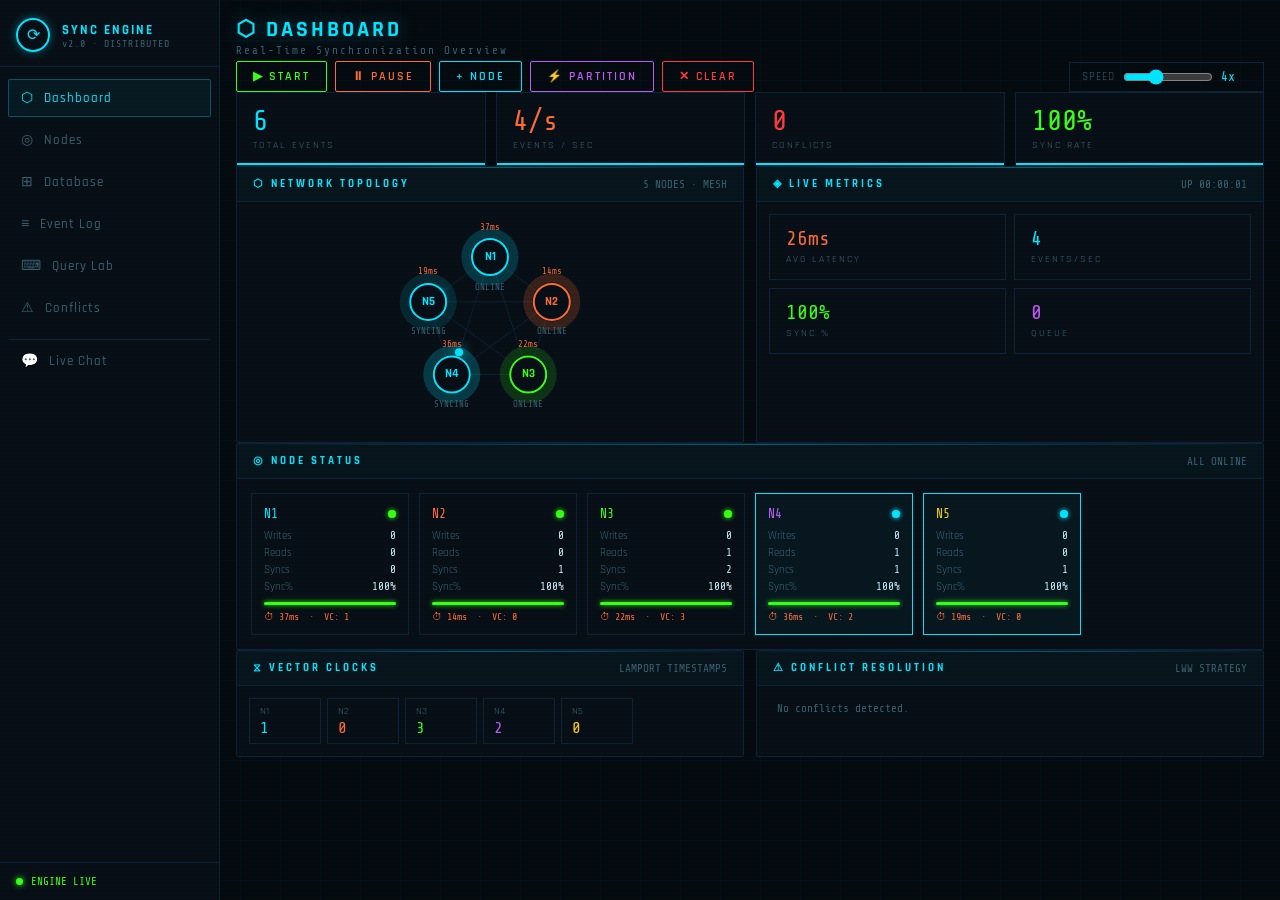
<file: FSAD/sync-engine/index.html>
<!DOCTYPE html>
<html lang="en">
<head>
  <meta charset="UTF-8" />
  <meta name="viewport" content="width=device-width, initial-scale=1.0"/>
  <title>Sync Engine – Dashboard</title>
  <link rel="stylesheet" href="css/base.css" />
  <link rel="stylesheet" href="css/dashboard.css" />
  <link href="https://fonts.googleapis.com/css2?family=Share+Tech+Mono&family=Rajdhani:wght@300;500;700&display=swap" rel="stylesheet"/>
</head>
<body>
  <div id="app">

    <!-- SIDEBAR NAV -->
    <nav class="sidebar-nav" id="sideNav">
      <div class="nav-logo">
        <div class="logo-ring">⟳</div>
        <div>
          <div class="nav-title">SYNC ENGINE</div>
          <div class="nav-sub">v2.0 · DISTRIBUTED</div>
        </div>
      </div>
      <ul class="nav-links">
        <li class="nav-item active" data-page="dashboard">
          <span class="nav-icon">⬡</span> Dashboard
        </li>
        <li class="nav-item" data-page="nodes">
          <span class="nav-icon">◎</span> Nodes
        </li>
        <li class="nav-item" data-page="database">
          <span class="nav-icon">⊞</span> Database
        </li>
        <li class="nav-item" data-page="events">
          <span class="nav-icon">≡</span> Event Log
        </li>
        <li class="nav-item" data-page="query">
          <span class="nav-icon">⌨</span> Query Lab
        </li>
        <li class="nav-item" data-page="conflicts">
          <span class="nav-icon">⚠</span> Conflicts
        </li>
        <li class="nav-item" data-page="chat" style="margin-top:8px;border-top:1px solid var(--border);padding-top:12px">
          <span class="nav-icon">💬</span> Live Chat
          <span class="nav-badge" id="chatNavBadge" style="display:none"></span>
        </li>
      </ul>
      <div class="nav-footer">
        <div class="engine-badge" id="engineBadge">
          <span class="dot"></span> ENGINE LIVE
        </div>
      </div>
    </nav>

    <!-- MAIN CONTENT -->
    <main class="main-content" id="mainContent">
      <!-- pages are injected here by router.js -->
    </main>

  </div>

  <!-- Scripts (order matters) -->
  <script src="js/state.js"></script>
  <script src="js/engine.js"></script>
  <script src="js/db.js"></script>
  <script src="js/topology.js"></script>
  <script src="js/ui.js"></script>
  <script src="js/livechat.js"></script>
  <script src="js/router.js"></script>
  <script src="js/app.js"></script>
</body>
</html>
</file>
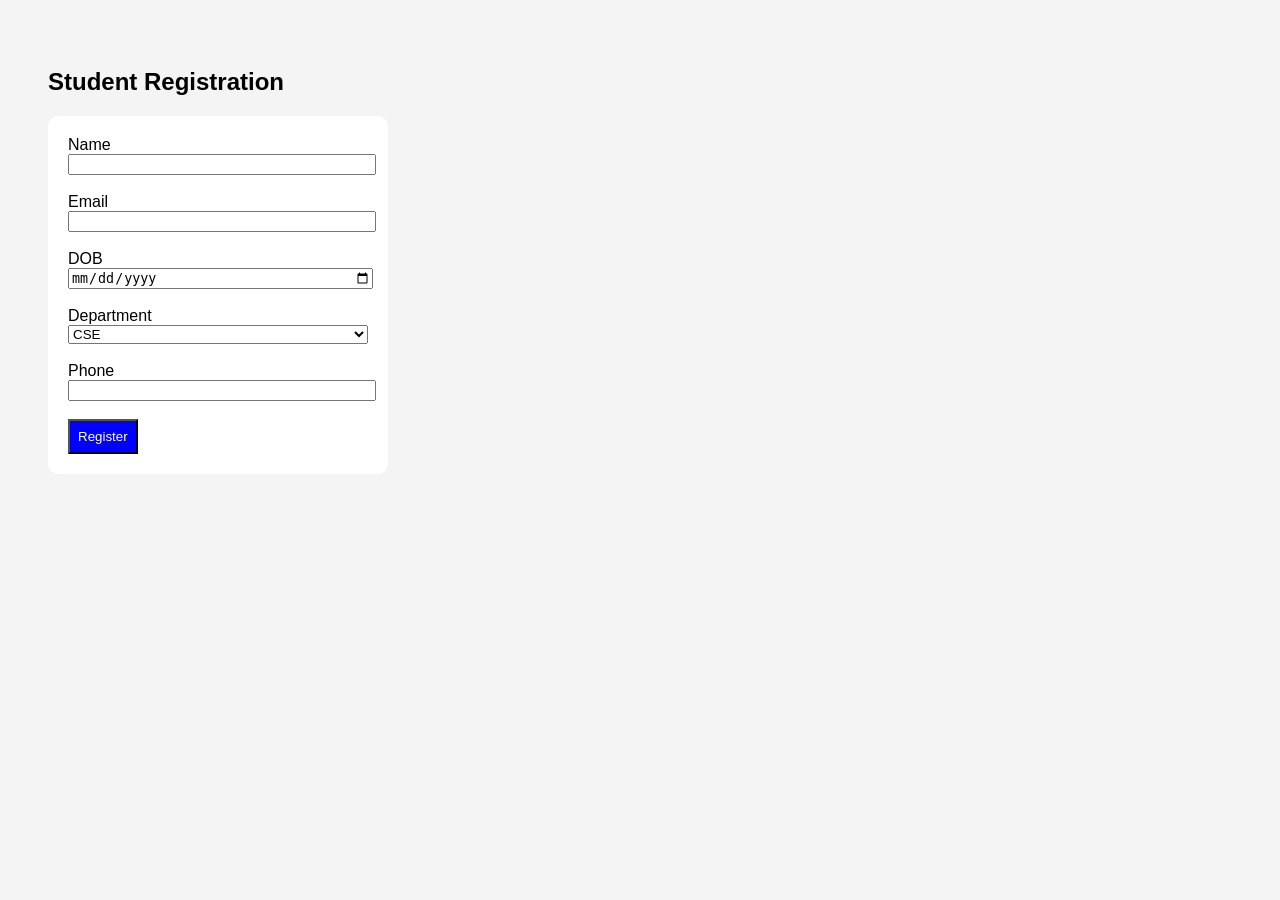
<file: FSAD/TASK1.html>
<!DOCTYPE html>
<html>
<head>
<title>Student Registration</title>
</head>

<body style="font-family:Arial;background:#f4f4f4;padding:40px">

<h2>Student Registration</h2>

<form action="task1_store.php" method="POST" 
style="background:white;padding:20px;width:300px;border-radius:10px">

Name <br>
<input type="text" name="name" required style="width:100%"><br><br>

Email <br>
<input type="email" name="email" required style="width:100%"><br><br>

DOB <br>
<input type="date" name="dob" required style="width:100%"><br><br>

Department <br>
<select name="dept" style="width:100%">
<option>CSE</option>
<option>IT</option>
<option>ECE</option>
</select><br><br>

Phone <br>
<input type="text" name="phone" required style="width:100%"><br><br>

<button style="background:blue;color:white;padding:8px">Register</button>

</form>

</body>
</html>
</file>
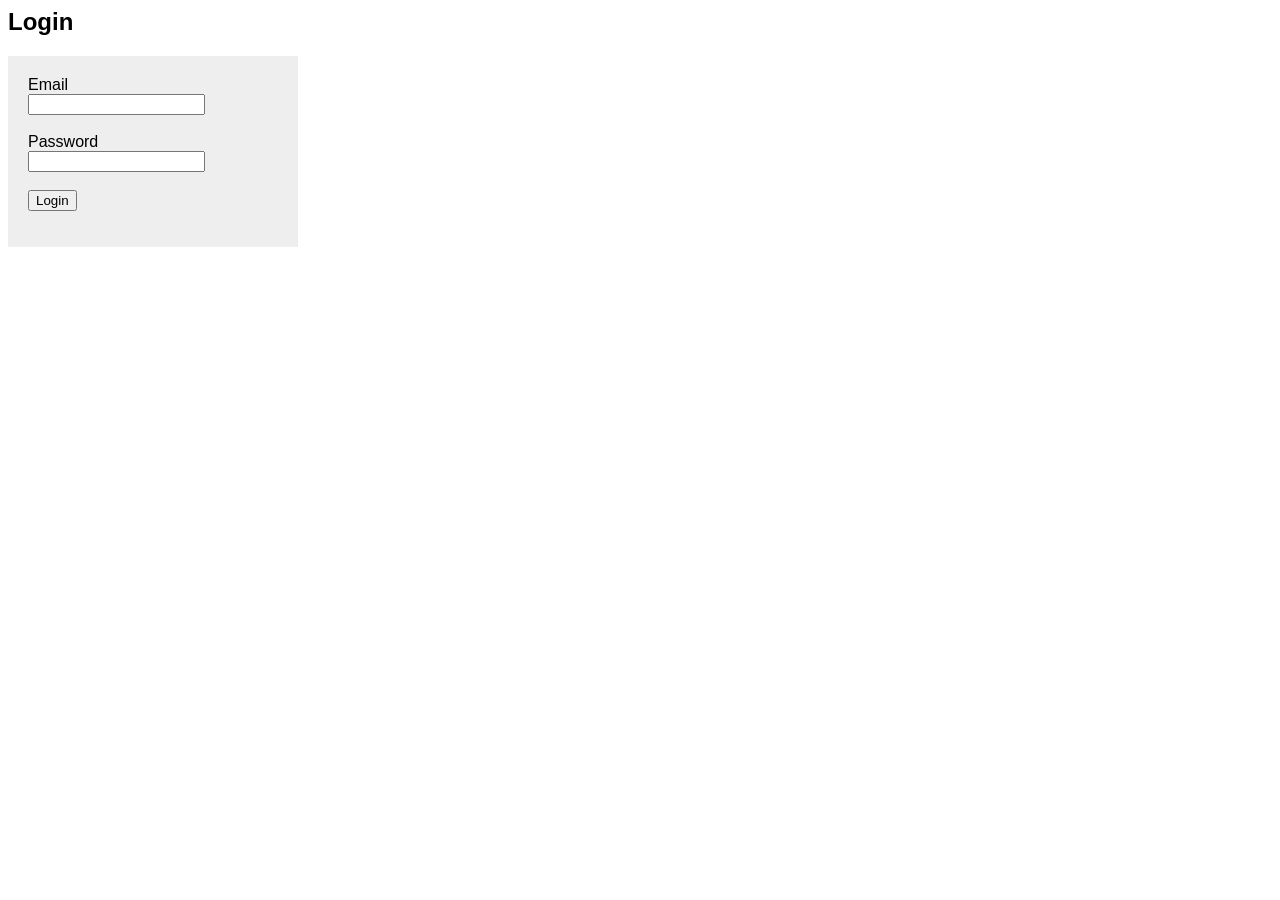
<file: FSAD/TASK3.html>
<html>
<body style="font-family:Arial">

<h2>Login</h2>

<form action="task3_login.php" method="POST" onsubmit="return validate()"
style="background:#eee;padding:20px;width:250px">

Email<br>
<input type="text" id="email" name="email"><br><br>

Password<br>
<input type="password" id="pass" name="pass"><br><br>

<button>Login</button>

<p id="msg" style="color:red"></p>

</form>

<script>

function validate(){

let email=document.getElementById("email").value
let pass=document.getElementById("pass").value

if(email=="" || pass==""){
document.getElementById("msg").innerHTML="All fields required"
return false
}

return true
}

</script>

</body>
</html>
</file>
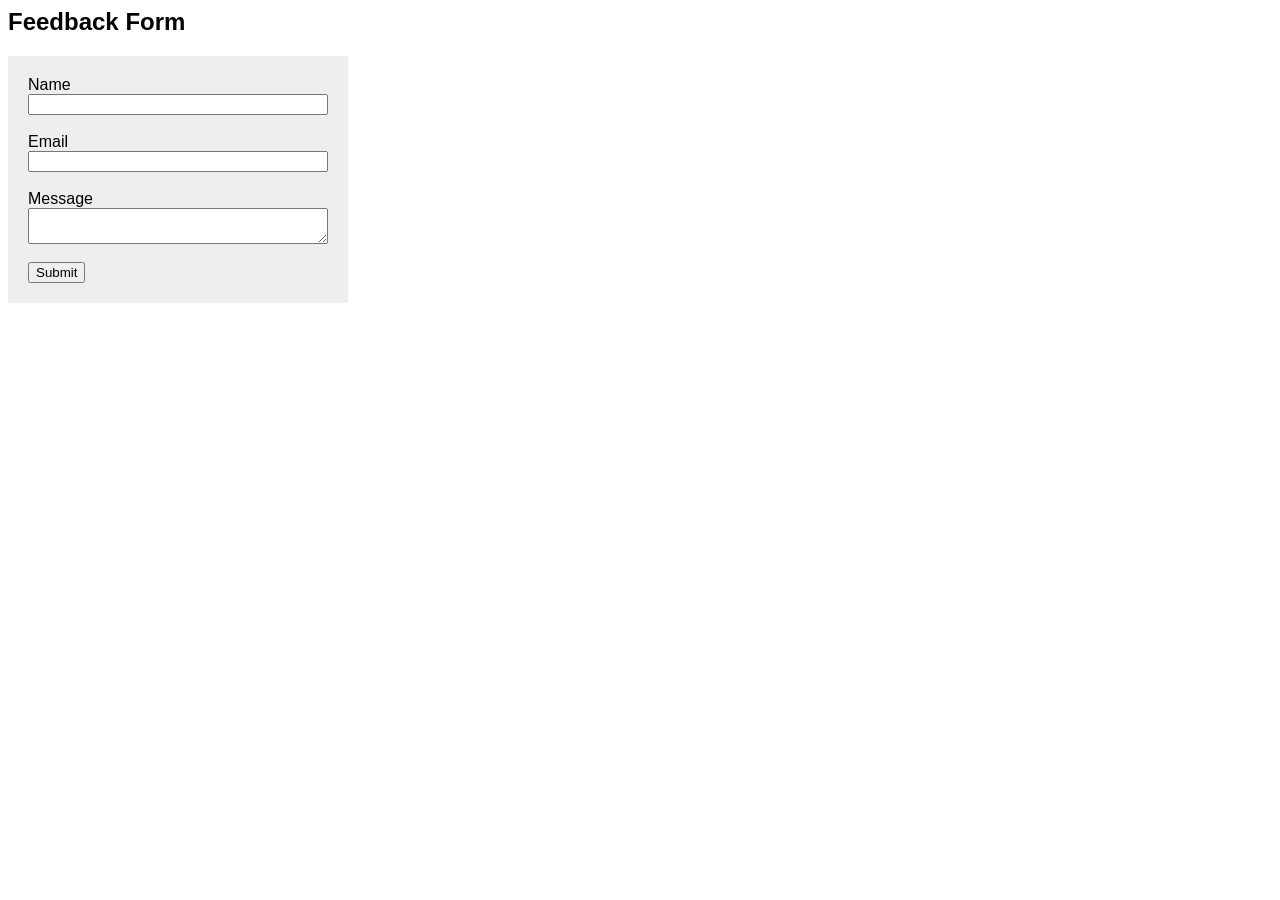
<file: FSAD/TASK7.html>
<html>
<body style="font-family:Arial">

<h2>Feedback Form</h2>

<form ondblclick="confirmSubmit()" 
style="background:#eee;padding:20px;width:300px">

Name<br>
<input type="text" onkeypress="validate()" 
style="width:100%"><br><br>

Email<br>
<input type="text" style="width:100%"
onmouseover="this.style.background='yellow'"
onmouseout="this.style.background='white'"><br><br>

Message<br>
<textarea style="width:100%"></textarea><br><br>

<button type="button">Submit</button>

</form>

<script>

function validate(){
console.log("Typing...")
}

function confirmSubmit(){
alert("Feedback Submitted!")
}

</script>

</body>
</html>
</file>
<file: FSAD/sync-engine/css/base.css>
/* ============================================================
   base.css  –  CSS variables, reset, layout shell
   ============================================================ */

@import url('https://fonts.googleapis.com/css2?family=Share+Tech+Mono&family=Rajdhani:wght@300;500;700&display=swap');

/* ── Variables ── */
:root {
  --bg:       #050a0f;
  --panel:    #080e15;
  --border:   #0d2235;
  --accent:   #00e5ff;
  --accent2:  #ff6b35;
  --accent3:  #39ff14;
  --accent4:  #bf5af2;
  --danger:   #ff3a3a;
  --warn:     #ffcc00;
  --text:     #cce8f4;
  --muted:    #3a6070;
  --font-mono: 'Share Tech Mono', monospace;
  --font-ui:   'Rajdhani', sans-serif;
  --sidebar-w: 220px;
  --radius:    2px;
  --transition: 0.2s ease;
}

/* ── Reset ── */
*, *::before, *::after { margin:0; padding:0; box-sizing:border-box; }
html, body { height:100%; overflow:hidden; }

body {
  background: var(--bg);
  color: var(--text);
  font-family: var(--font-ui);
  font-size: 14px;
}

/* ── Scanline overlay ── */
body::before {
  content: '';
  position: fixed; inset: 0;
  background: repeating-linear-gradient(
    0deg, transparent, transparent 2px,
    rgba(0,229,255,0.012) 2px, rgba(0,229,255,0.012) 4px
  );
  pointer-events: none;
  z-index: 9999;
}

/* ── Grid background ── */
body::after {
  content: '';
  position: fixed; inset: 0;
  background-image:
    linear-gradient(rgba(0,229,255,0.025) 1px, transparent 1px),
    linear-gradient(90deg, rgba(0,229,255,0.025) 1px, transparent 1px);
  background-size: 40px 40px;
  pointer-events: none;
  z-index: 0;
}

/* ── App shell ── */
#app {
  display: flex;
  height: 100vh;
  position: relative;
  z-index: 1;
}

.main-content {
  flex: 1;
  overflow-y: auto;
  padding: 16px;
  display: flex;
  flex-direction: column;
  gap: 12px;
}

/* ── Scrollbar ── */
::-webkit-scrollbar       { width: 4px; height: 4px; }
::-webkit-scrollbar-track { background: transparent; }
::-webkit-scrollbar-thumb { background: var(--border); border-radius: 2px; }

/* ── Panel ── */
.panel {
  background: var(--panel);
  border: 1px solid var(--border);
  border-radius: var(--radius);
  position: relative;
  overflow: hidden;
}
.panel::before {
  content: '';
  position: absolute; top: 0; left: 0; right: 0; height: 1px;
  background: linear-gradient(90deg, transparent, var(--accent), transparent);
  opacity: 0.35;
}
.panel-header {
  padding: 10px 16px;
  border-bottom: 1px solid var(--border);
  display: flex; align-items: center; justify-content: space-between;
  background: rgba(0,229,255,0.025);
}
.panel-title {
  font-size: 11px; font-weight: 700;
  letter-spacing: 3px; text-transform: uppercase;
  color: var(--accent);
}
.panel-meta {
  font-family: var(--font-mono);
  font-size: 11px; color: var(--muted);
}

/* ── Button ── */
.btn {
  font-family: var(--font-ui);
  font-size: 12px; font-weight: 600;
  letter-spacing: 2px; text-transform: uppercase;
  padding: 7px 16px;
  border: 1px solid; cursor: pointer;
  background: transparent;
  border-radius: var(--radius);
  transition: all var(--transition);
  position: relative; overflow: hidden;
}
.btn::before {
  content: '';
  position: absolute; top:0; left:-100%; width:100%; height:100%;
  background: currentColor; opacity: 0.08;
  transition: left var(--transition);
}
.btn:hover::before { left: 0; }
.btn:disabled { opacity: 0.3; cursor: not-allowed; }
.btn-cyan   { color: var(--accent);  border-color: var(--accent); }
.btn-orange { color: var(--accent2); border-color: var(--accent2); }
.btn-green  { color: var(--accent3); border-color: var(--accent3); }
.btn-purple { color: var(--accent4); border-color: var(--accent4); }
.btn-red    { color: var(--danger);  border-color: var(--danger); }

/* ── Badge / dot ── */
.dot-pulse {
  display: inline-block; width: 8px; height: 8px;
  border-radius: 50%;
  animation: blink 1.2s infinite;
}
@keyframes blink { 0%,100%{opacity:1} 50%{opacity:0.2} }

.tag {
  display: inline-block;
  padding: 2px 8px; font-size: 10px;
  letter-spacing: 1px; text-transform: uppercase;
  border: 1px solid currentColor;
  border-radius: 1px;
  font-family: var(--font-mono);
}

/* ── Utility ── */
.mono { font-family: var(--font-mono); }
.muted { color: var(--muted); }
.text-accent  { color: var(--accent); }
.text-green   { color: var(--accent3); }
.text-orange  { color: var(--accent2); }
.text-danger  { color: var(--danger); }
.text-purple  { color: var(--accent4); }

/* ── Animation helpers ── */
@keyframes slideIn { from{opacity:0;transform:translateY(-6px)} to{opacity:1;transform:none} }
@keyframes fadeIn  { from{opacity:0} to{opacity:1} }
.animate-in { animation: slideIn 0.25s ease-out; }

/* ── Toast container ── */
#toastContainer {
  position: fixed; bottom: 20px; right: 20px;
  display: flex; flex-direction: column; gap: 8px;
  z-index: 5000;
}
.toast {
  padding: 9px 15px; border: 1px solid;
  font-family: var(--font-mono); font-size: 12px;
  max-width: 280px;
  animation: toastIn 0.25s, toastOut 0.3s 2.7s forwards;
}
.toast-info  { border-color:var(--accent);  color:var(--accent);  background:rgba(0,229,255,0.07); }
.toast-warn  { border-color:var(--warn);    color:var(--warn);    background:rgba(255,204,0,0.07); }
.toast-error { border-color:var(--danger);  color:var(--danger);  background:rgba(255,58,58,0.07); }
.toast-ok    { border-color:var(--accent3); color:var(--accent3); background:rgba(57,255,20,0.07); }
@keyframes toastIn  { from{opacity:0;transform:translateX(16px)} to{opacity:1;transform:none} }
@keyframes toastOut { from{opacity:1} to{opacity:0} }

/* ── Responsive ── */
@media(max-width:768px) {
  :root { --sidebar-w: 60px; }
  .nav-title, .nav-sub, .nav-item span:not(.nav-icon) { display: none; }
}
</file>
<file: FSAD/sync-engine/css/dashboard.css>
/* ============================================================
   dashboard.css  –  sidebar nav + page-specific styles
   ============================================================ */

/* ── Sidebar Navigation ── */
.sidebar-nav {
  width: var(--sidebar-w);
  min-height: 100vh;
  background: var(--panel);
  border-right: 1px solid var(--border);
  display: flex; flex-direction: column;
  padding: 0;
  flex-shrink: 0;
  transition: width var(--transition);
  z-index: 100;
}

.nav-logo {
  display: flex; align-items: center; gap: 12px;
  padding: 18px 16px 14px;
  border-bottom: 1px solid var(--border);
}
.logo-ring {
  width: 34px; height: 34px; flex-shrink: 0;
  border: 2px solid var(--accent); border-radius: 50%;
  display: flex; align-items: center; justify-content: center;
  font-size: 16px; color: var(--accent);
  animation: spin 5s linear infinite;
  box-shadow: 0 0 10px rgba(0,229,255,0.4);
}
@keyframes spin { to { transform: rotate(360deg); } }
.nav-title { font-size: 13px; font-weight: 700; letter-spacing: 2px; color: var(--accent); }
.nav-sub   { font-size: 10px; color: var(--muted); letter-spacing: 1px; font-family: var(--font-mono); }

.nav-links {
  list-style: none;
  padding: 12px 8px;
  flex: 1;
  display: flex; flex-direction: column; gap: 4px;
}
.nav-item {
  display: flex; align-items: center; gap: 10px;
  padding: 9px 12px;
  border: 1px solid transparent;
  cursor: pointer;
  font-size: 13px; font-weight: 500; letter-spacing: 1px;
  color: var(--muted);
  transition: all var(--transition);
  border-radius: var(--radius);
}
.nav-item:hover { color: var(--text); border-color: var(--border); }
.nav-item.active {
  color: var(--accent); border-color: rgba(0,229,255,0.3);
  background: rgba(0,229,255,0.05);
}
.nav-icon { font-size: 14px; }

.nav-footer {
  padding: 12px 16px;
  border-top: 1px solid var(--border);
}
.engine-badge {
  display: flex; align-items: center; gap: 8px;
  font-family: var(--font-mono); font-size: 11px;
  color: var(--accent3);
}
.engine-badge .dot {
  width: 7px; height: 7px; border-radius: 50%;
  background: var(--accent3);
  box-shadow: 0 0 6px var(--accent3);
  animation: blink 1s infinite;
}

/* ── Shared page header ── */
.page-header {
  display: flex; align-items: center; justify-content: space-between;
  padding-bottom: 4px;
}
.page-title {
  font-size: 22px; font-weight: 700; letter-spacing: 3px;
  color: var(--accent); text-transform: uppercase;
  text-shadow: 0 0 20px rgba(0,229,255,0.35);
}
.page-sub { font-size: 11px; color: var(--muted); letter-spacing: 2px; font-family: var(--font-mono); }

/* ── Controls bar ── */
.controls-bar {
  display: flex; gap: 8px; flex-wrap: wrap; align-items: center;
}
.speed-control {
  display: flex; align-items: center; gap: 8px;
  padding: 6px 12px; border: 1px solid var(--border);
  margin-left: auto;
}
.speed-control label { font-size: 11px; color: var(--muted); letter-spacing: 1px; }
.speed-control input[type=range] { width: 90px; accent-color: var(--accent); }
#speedVal { font-family: var(--font-mono); color: var(--accent); min-width: 30px; font-size: 13px; }

/* ── Dashboard KPI strip ── */
.kpi-strip {
  display: grid; grid-template-columns: repeat(4, 1fr); gap: 10px;
}
.kpi-card {
  background: var(--panel); border: 1px solid var(--border);
  padding: 14px 16px;
  position: relative; overflow: hidden;
}
.kpi-card::after {
  content: '';
  position: absolute; bottom: 0; left: 0; right: 0; height: 2px;
  transform: scaleX(0); transform-origin: left;
  transition: transform 0.5s;
  background: var(--accent);
}
.kpi-card.flash::after { transform: scaleX(1); }
.kpi-val  { font-family: var(--font-mono); font-size: 28px; line-height: 1; margin-bottom: 4px; }
.kpi-lbl  { font-size: 10px; color: var(--muted); letter-spacing: 2px; text-transform: uppercase; }

/* ── Topology canvas ── */
.topo-wrap { position: relative; height: 240px; }
#topoCanvas { display: block; width:100%; height:100%; }

/* ── Node grid ── */
.node-grid {
  display: grid; grid-template-columns: repeat(auto-fill, minmax(155px,1fr));
  gap: 10px; padding: 14px;
}
.node-card {
  border: 1px solid var(--border); padding: 12px;
  position: relative; transition: border-color 0.3s;
}
.node-card.state-syncing  { border-color: var(--accent); }
.node-card.state-conflict { border-color: var(--danger); }
.node-card.state-offline  { border-color: var(--muted); opacity: 0.5; }
.node-card.state-syncing::after {
  content: '';
  position: absolute; inset: 0;
  background: rgba(0,229,255,0.04);
  animation: nodeFlash 0.5s ease-out;
}
@keyframes nodeFlash { 0%{opacity:1} 100%{opacity:0} }

.node-top   { display:flex; align-items:center; justify-content:space-between; margin-bottom:8px; }
.node-id    { font-family:var(--font-mono); font-size:13px; }
.status-dot { width:8px; height:8px; border-radius:50%; box-shadow:0 0 5px currentColor; }
.dot-online   { background:var(--accent3); color:var(--accent3); animation:blink 2s infinite; }
.dot-syncing  { background:var(--accent);  color:var(--accent);  animation:blink 0.3s infinite; }
.dot-offline  { background:var(--muted);   color:var(--muted); }
.dot-conflict { background:var(--danger);  color:var(--danger);  animation:blink 0.2s infinite; }

.node-stat    { display:flex; justify-content:space-between; margin-bottom:3px; }
.ns-lbl       { font-size:11px; color:var(--muted); }
.ns-val       { font-family:var(--font-mono); font-size:11px; }
.node-bar     { height:3px; background:var(--border); margin-top:8px; border-radius:2px; }
.node-bar-fill{ height:100%; background:var(--accent3); border-radius:2px; transition:width 0.5s; box-shadow:0 0 5px var(--accent3); }
.node-latency { font-family:var(--font-mono); font-size:10px; color:var(--accent2); margin-top:6px; }

/* ── Throughput mini chart ── */
#throughputChart { display:block; width:100%; height:70px; }

/* ── Vector clocks ── */
.vclock-grid { display:flex; flex-wrap:wrap; gap:6px; padding:12px; }
.vclock-item { padding:6px 10px; border:1px solid var(--border); min-width:72px; }
.vc-node { font-size:10px; color:var(--muted); margin-bottom:2px; }
.vc-val  { font-family:var(--font-mono); font-size:16px; color:var(--accent); }

/* ── Event log ── */
.log-list { height:200px; overflow-y:auto; padding:6px; font-family:var(--font-mono); font-size:12px; }
.log-row  {
  display:flex; gap:10px; align-items:flex-start;
  padding:3px 6px; border-left:2px solid transparent; margin-bottom:2px;
  animation: slideIn 0.2s ease-out;
}
.log-row:hover { background:rgba(255,255,255,0.018); }
.log-time { color:var(--muted); min-width:56px; }
.log-node { min-width:44px; }
.log-type { min-width:72px; font-weight:bold; }
.log-msg  { color:var(--text); flex:1; word-break:break-all; }
.row-sync     { border-color:var(--accent); }
.row-write    { border-color:var(--accent3); }
.row-conflict { border-color:var(--danger); }
.row-read     { border-color:var(--accent4); }
.row-offline  { border-color:var(--muted); }
.row-delete   { border-color:var(--accent2); }

/* ── DB table ── */
.db-wrap { max-height:220px; overflow-y:auto; padding:8px; }
.db-table { width:100%; border-collapse:collapse; font-family:var(--font-mono); font-size:11px; }
.db-table th {
  padding:6px 8px; text-align:left; color:var(--muted);
  border-bottom:1px solid var(--border);
  font-family:var(--font-ui); font-size:10px;
  letter-spacing:1px; text-transform:uppercase; font-weight:600;
}
.db-table td { padding:5px 8px; border-bottom:1px solid rgba(13,34,53,0.5); transition:background 0.3s; }
.db-table tr.row-flash td { background:rgba(0,229,255,0.08); }
.db-table tr.row-conflict-flash td { background:rgba(255,58,58,0.08); }

/* ── Conflict list ── */
.conflict-list { padding:8px 12px; max-height:180px; overflow-y:auto; }
.conflict-item {
  display:flex; align-items:center; gap:10px;
  padding:6px 8px; border:1px solid rgba(255,58,58,0.3);
  margin-bottom:6px; background:rgba(255,58,58,0.04);
  font-family:var(--font-mono); font-size:11px;
  animation: slideIn 0.25s;
}
.ci-key    { color:var(--accent2); min-width:55px; }
.ci-detail { color:var(--danger); flex:1; }
.ci-res    { color:var(--accent3); font-size:10px; }

/* ── Query lab ── */
.query-section { padding:14px; }
.query-row  { display:flex; gap:8px; margin-bottom:10px; }
.query-input {
  flex:1; background:rgba(0,229,255,0.04);
  border:1px solid var(--border); color:var(--text);
  font-family:var(--font-mono); font-size:12px; padding:8px 10px;
  outline:none; transition:border-color var(--transition);
}
.query-input:focus { border-color:var(--accent); }
.query-output {
  background:rgba(0,0,0,0.4); border:1px solid var(--border);
  padding:10px; font-family:var(--font-mono); font-size:11px;
  min-height:80px; color:var(--accent3); white-space:pre-wrap; line-height:1.7;
}
.query-hints { display:flex; flex-wrap:wrap; gap:6px; margin-top:8px; }
.hint-chip {
  padding:3px 8px; border:1px solid var(--border);
  font-family:var(--font-mono); font-size:10px; color:var(--muted);
  cursor:pointer; transition:all var(--transition);
}
.hint-chip:hover { border-color:var(--accent); color:var(--accent); }

/* ── 2-col layout helpers ── */
.grid-2 { display:grid; grid-template-columns:1fr 1fr; gap:12px; }
.grid-3 { display:grid; grid-template-columns:1fr 1fr 1fr; gap:12px; }
@media(max-width:900px) {
  .grid-2,.grid-3 { grid-template-columns:1fr; }
  .kpi-strip { grid-template-columns:1fr 1fr; }
}
@media(max-width:500px) {
  .kpi-strip { grid-template-columns:1fr; }
}

/* ============================================================
   LIVE CHAT STYLES
   ============================================================ */
.chat-layout {
  display: grid;
  grid-template-columns: 1fr 240px;
  gap: 12px;
  height: calc(100vh - 180px);
}
@media(max-width:768px) { .chat-layout { grid-template-columns:1fr; } }

.chat-window { display:flex; flex-direction:column; height:100%; }

#chatMessages {
  flex:1; overflow-y:auto; padding:14px;
  display:flex; flex-direction:column; gap:12px;
  scroll-behavior:smooth;
}
#chatMessages::-webkit-scrollbar { width:4px; }
#chatMessages::-webkit-scrollbar-thumb { background:var(--border); }

.chat-empty {
  margin:auto; text-align:center;
  color:var(--muted); font-family:var(--font-mono); font-size:13px; line-height:2;
}
.chat-empty-icon { font-size:32px; margin-bottom:8px; }

.chat-msg { display:flex; animation:slideIn 0.25s ease-out; max-width:80%; }
.chat-msg-mine   { align-self:flex-end; flex-direction:row-reverse; }
.chat-msg-theirs { align-self:flex-start; }

.chat-bubble {
  border:1px solid var(--border); padding:10px 14px;
  background:var(--panel); min-width:180px;
}
.chat-msg-mine   .chat-bubble { background:rgba(0,229,255,0.04); }
.chat-msg-theirs .chat-bubble { background:rgba(255,255,255,0.02); }

.chat-meta { display:flex; align-items:center; gap:8px; margin-bottom:6px; flex-wrap:wrap; }
.chat-sender { font-family:var(--font-mono); font-size:12px; font-weight:bold; }
.chat-node   { font-family:var(--font-mono); font-size:10px; opacity:0.7; }
.chat-time   { font-family:var(--font-mono); font-size:10px; color:var(--muted); margin-left:auto; }
.chat-text   { font-size:14px; line-height:1.6; color:var(--text); word-break:break-word; margin-bottom:8px; }

.chat-sync-bar { display:flex; align-items:center; gap:6px; padding-top:6px; border-top:1px solid var(--border); }
.sync-icon { font-size:11px; color:var(--muted); animation:spin 2s linear infinite; }
.sync-nodes { display:flex; gap:4px; align-items:center; }
.sync-node-dot { width:8px; height:8px; border-radius:50%; background:var(--border); transition:background 0.4s,box-shadow 0.4s; }
.sync-label { font-family:var(--font-mono); font-size:10px; color:var(--muted); margin-left:auto; }

.chat-input-bar {
  display:flex; gap:8px; padding:12px;
  border-top:1px solid var(--border); background:var(--panel); align-items:flex-end;
}
.chat-name-input {
  width:110px; flex-shrink:0;
  background:rgba(0,229,255,0.04); border:1px solid var(--border);
  color:var(--accent); font-family:var(--font-mono); font-size:12px;
  padding:10px; outline:none; transition:border-color var(--transition);
}
.chat-name-input:focus { border-color:var(--accent); }
.chat-text-input {
  flex:1; background:rgba(0,229,255,0.04);
  border:1px solid var(--border); color:var(--text);
  font-family:var(--font-ui); font-size:14px; padding:10px 12px;
  outline:none; resize:none; min-height:42px; max-height:120px;
  transition:border-color var(--transition); line-height:1.4;
}
.chat-text-input:focus { border-color:var(--accent); }
.chat-text-input::placeholder { color:var(--muted); }
.chat-send-btn {
  padding:10px 18px; background:transparent; border:1px solid var(--accent);
  color:var(--accent); font-family:var(--font-ui); font-size:13px; font-weight:700;
  letter-spacing:2px; cursor:pointer; text-transform:uppercase;
  transition:all var(--transition); white-space:nowrap; align-self:flex-end;
}
.chat-send-btn:hover { background:rgba(0,229,255,0.1); }
.chat-send-btn:active { transform:scale(0.97); }

#typingIndicator {
  display:none; align-items:center; gap:8px;
  padding:4px 14px; font-family:var(--font-mono); font-size:11px; color:var(--muted);
}
.typing-dots { display:flex; gap:3px; align-items:center; }
.typing-dots span {
  width:5px; height:5px; border-radius:50%;
  background:var(--accent); animation:typingBounce 1.2s infinite;
}
.typing-dots span:nth-child(2) { animation-delay:0.2s; }
.typing-dots span:nth-child(3) { animation-delay:0.4s; }
@keyframes typingBounce {
  0%,60%,100% { transform:translateY(0); opacity:0.4; }
  30%          { transform:translateY(-4px); opacity:1; }
}

.chat-sidebar { display:flex; flex-direction:column; gap:12px; }
#activeUsers { padding:10px 12px; display:flex; flex-direction:column; gap:8px; }
.au-user,.au-me { display:flex; align-items:center; gap:8px; font-family:var(--font-mono); font-size:12px; }
.au-dot { width:8px; height:8px; border-radius:50%; flex-shrink:0; animation:blink 2s infinite; }
.au-tag { margin-left:auto; font-size:9px; letter-spacing:1px; padding:2px 5px; border:1px solid var(--muted); color:var(--muted); }
.au-tag-online { border-color:var(--accent3); color:var(--accent3); }

.nav-badge {
  display:inline-block; background:var(--danger); color:#fff;
  font-size:9px; font-family:var(--font-mono); padding:1px 5px;
  border-radius:8px; margin-left:auto; min-width:16px; text-align:center;
}
.chat-info-box { padding:12px; font-family:var(--font-mono); font-size:11px; line-height:2; color:var(--muted); }
.chat-info-box .info-row { display:flex; justify-content:space-between; }
.chat-info-box .info-val { color:var(--accent); }
</file>
